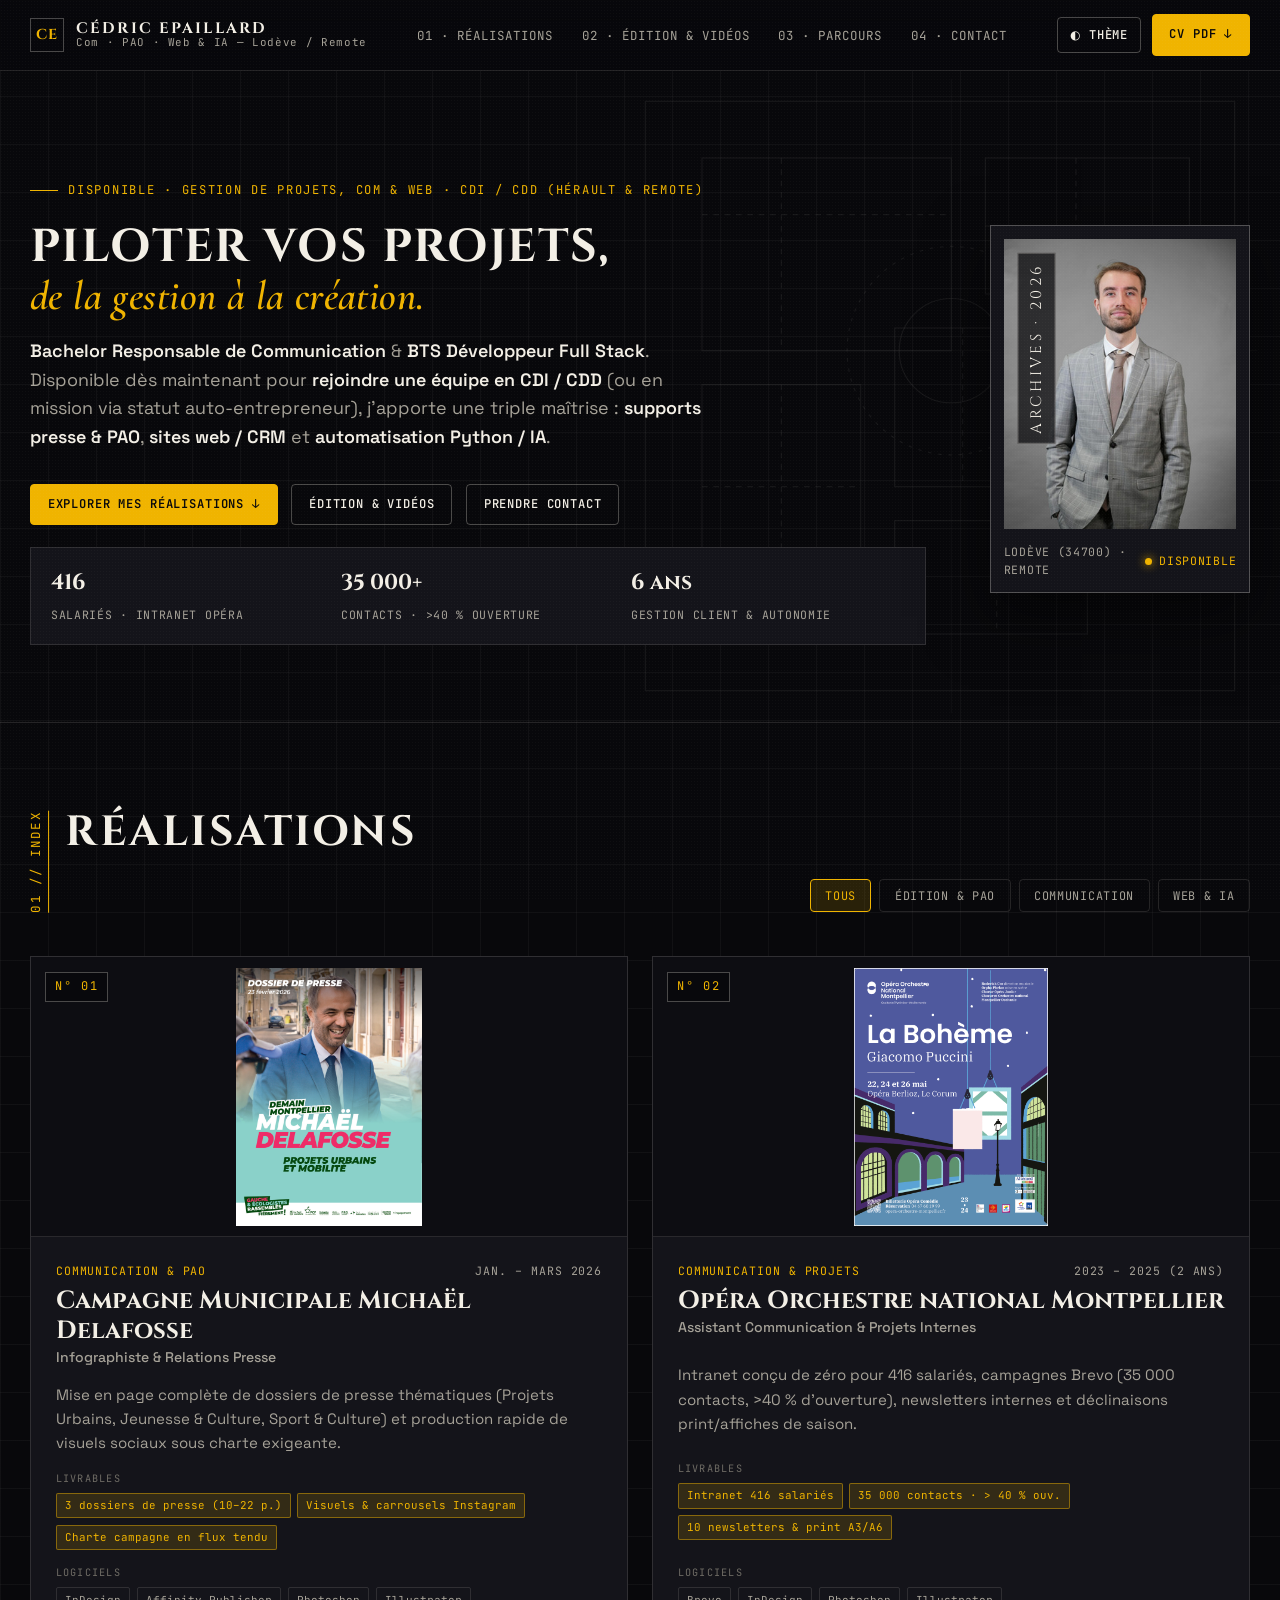
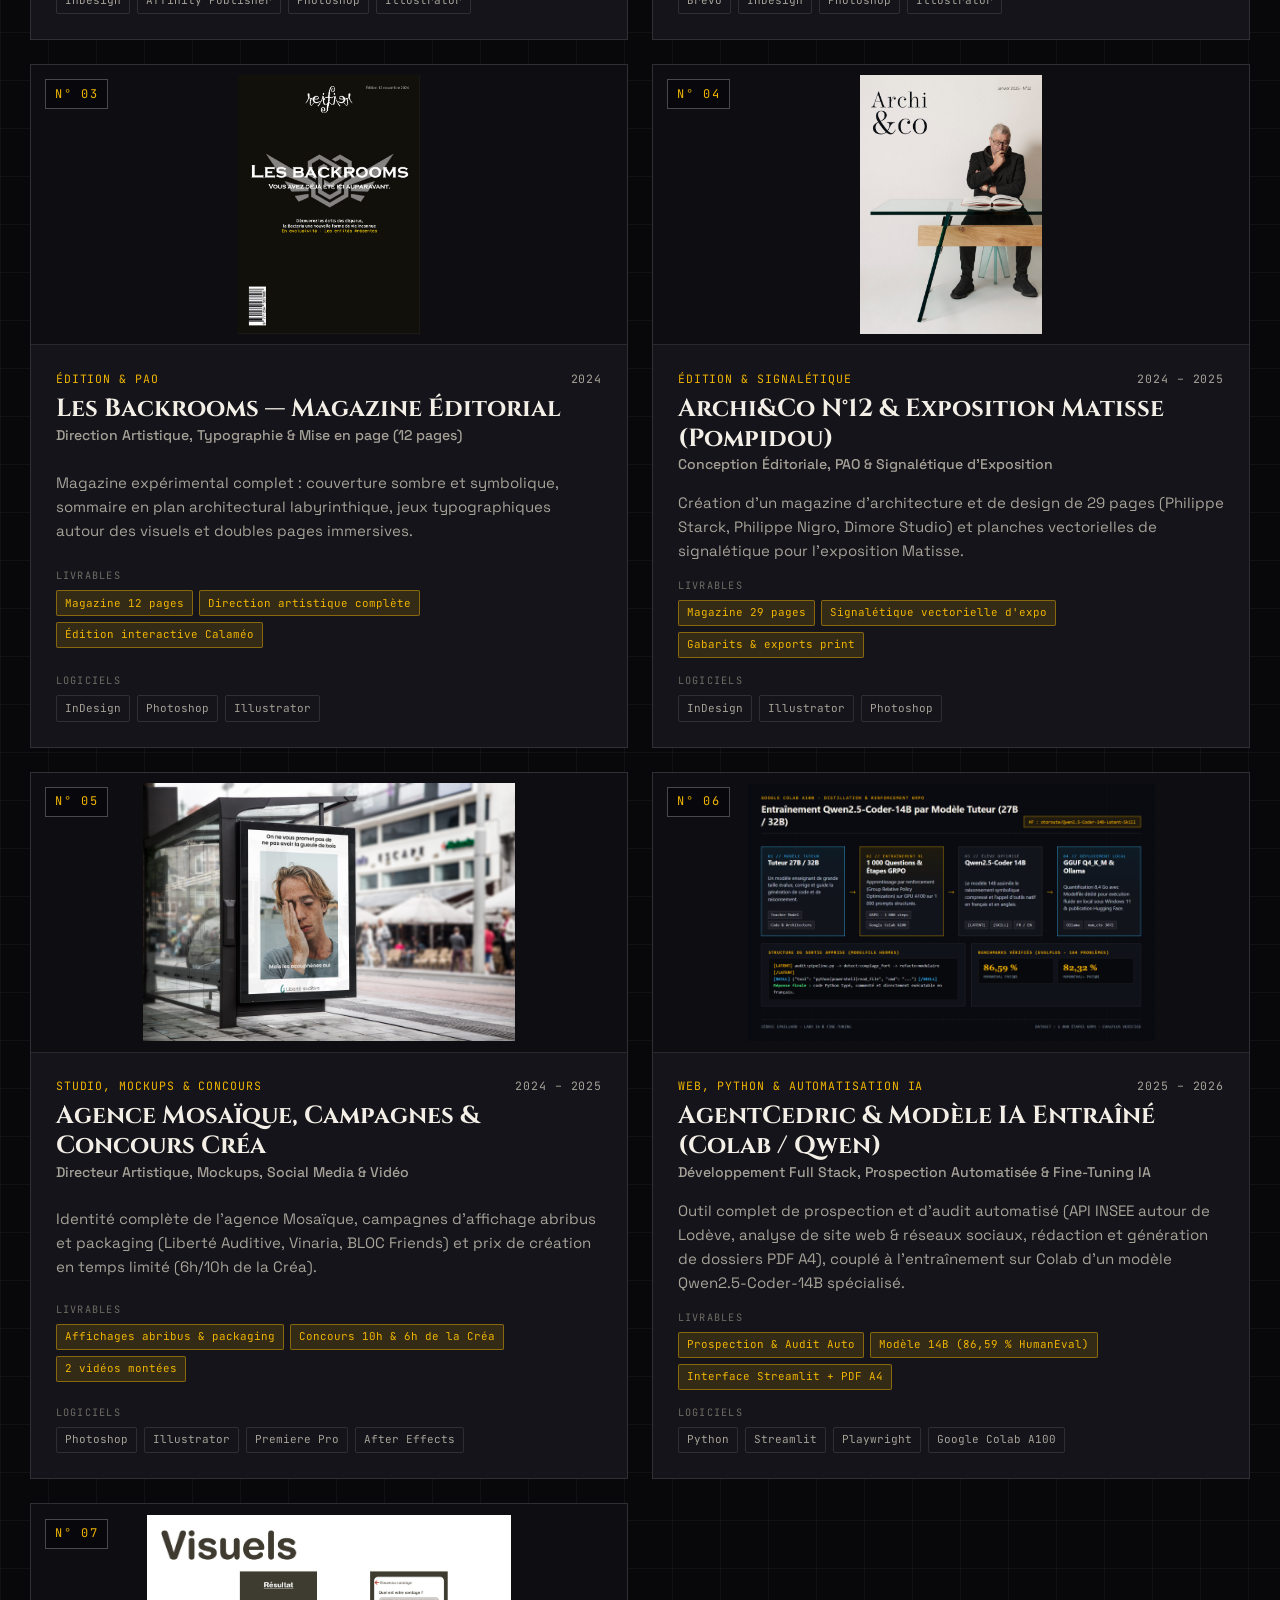
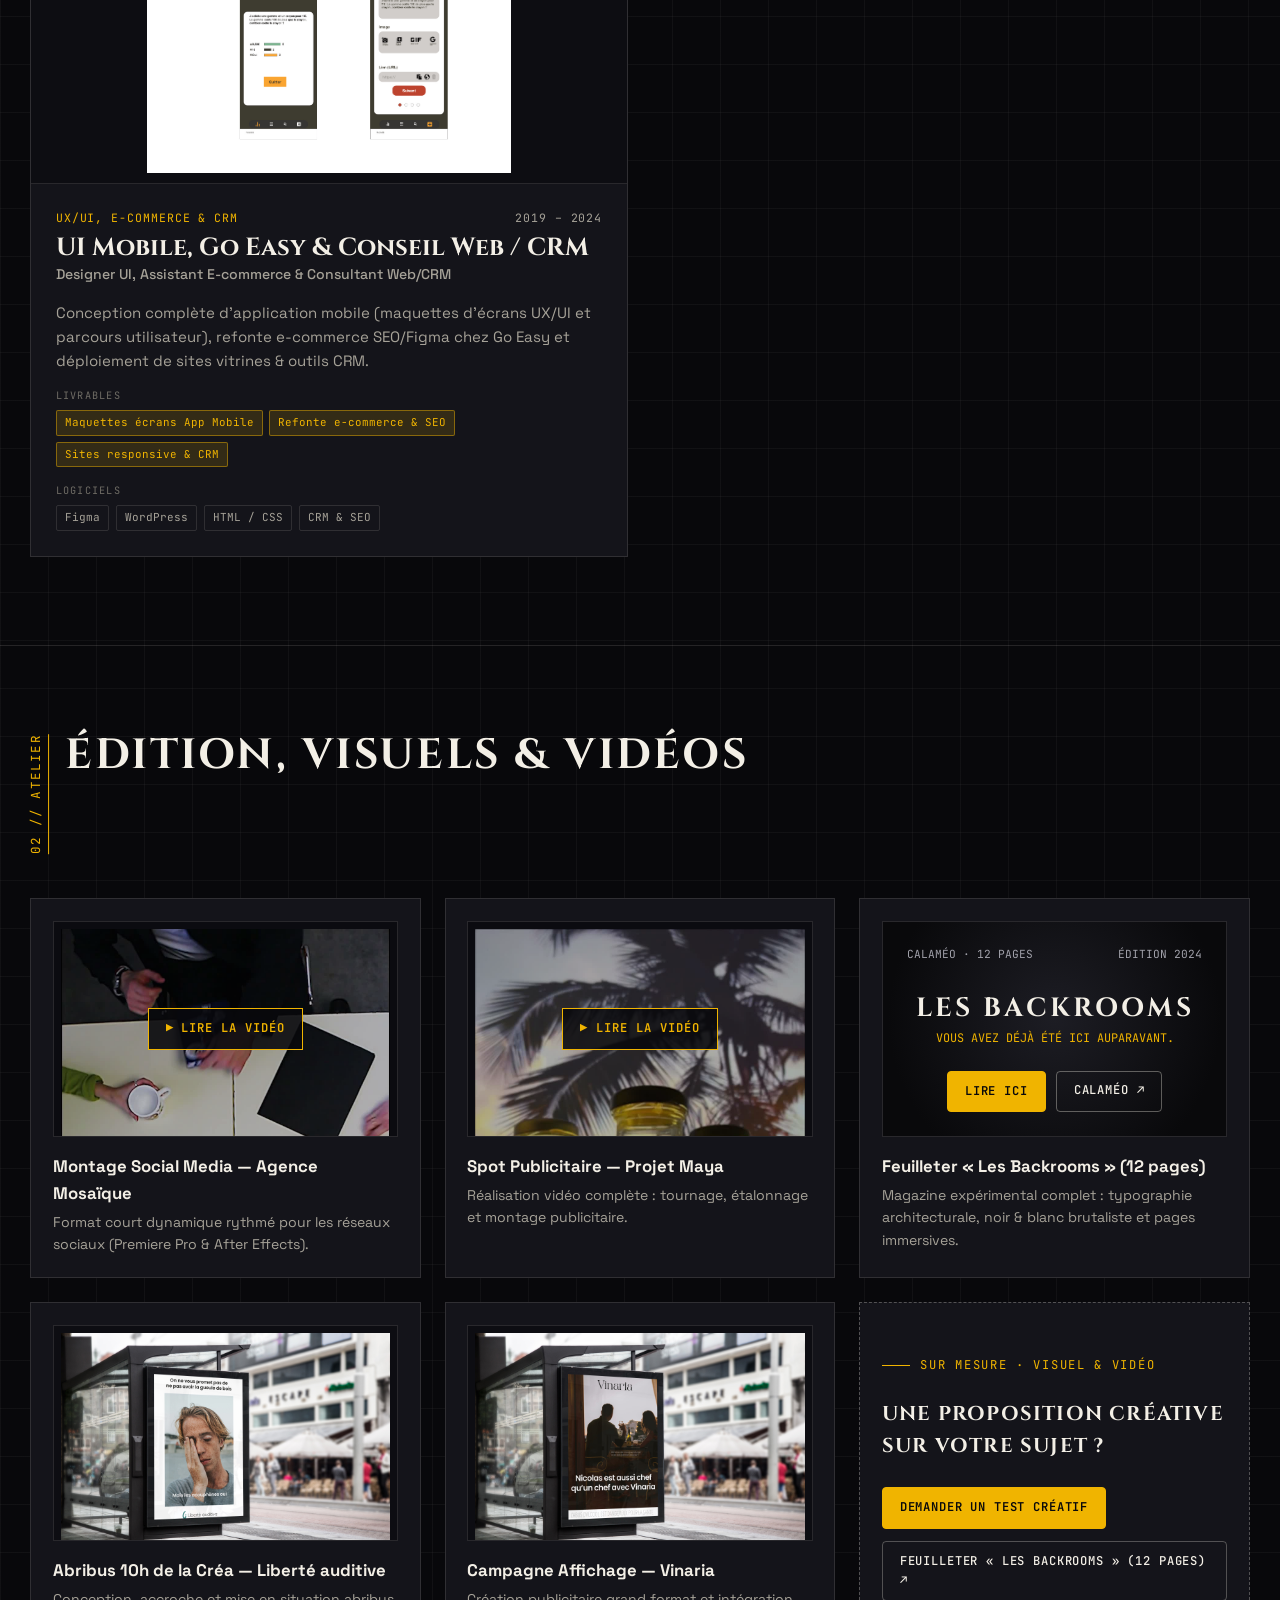
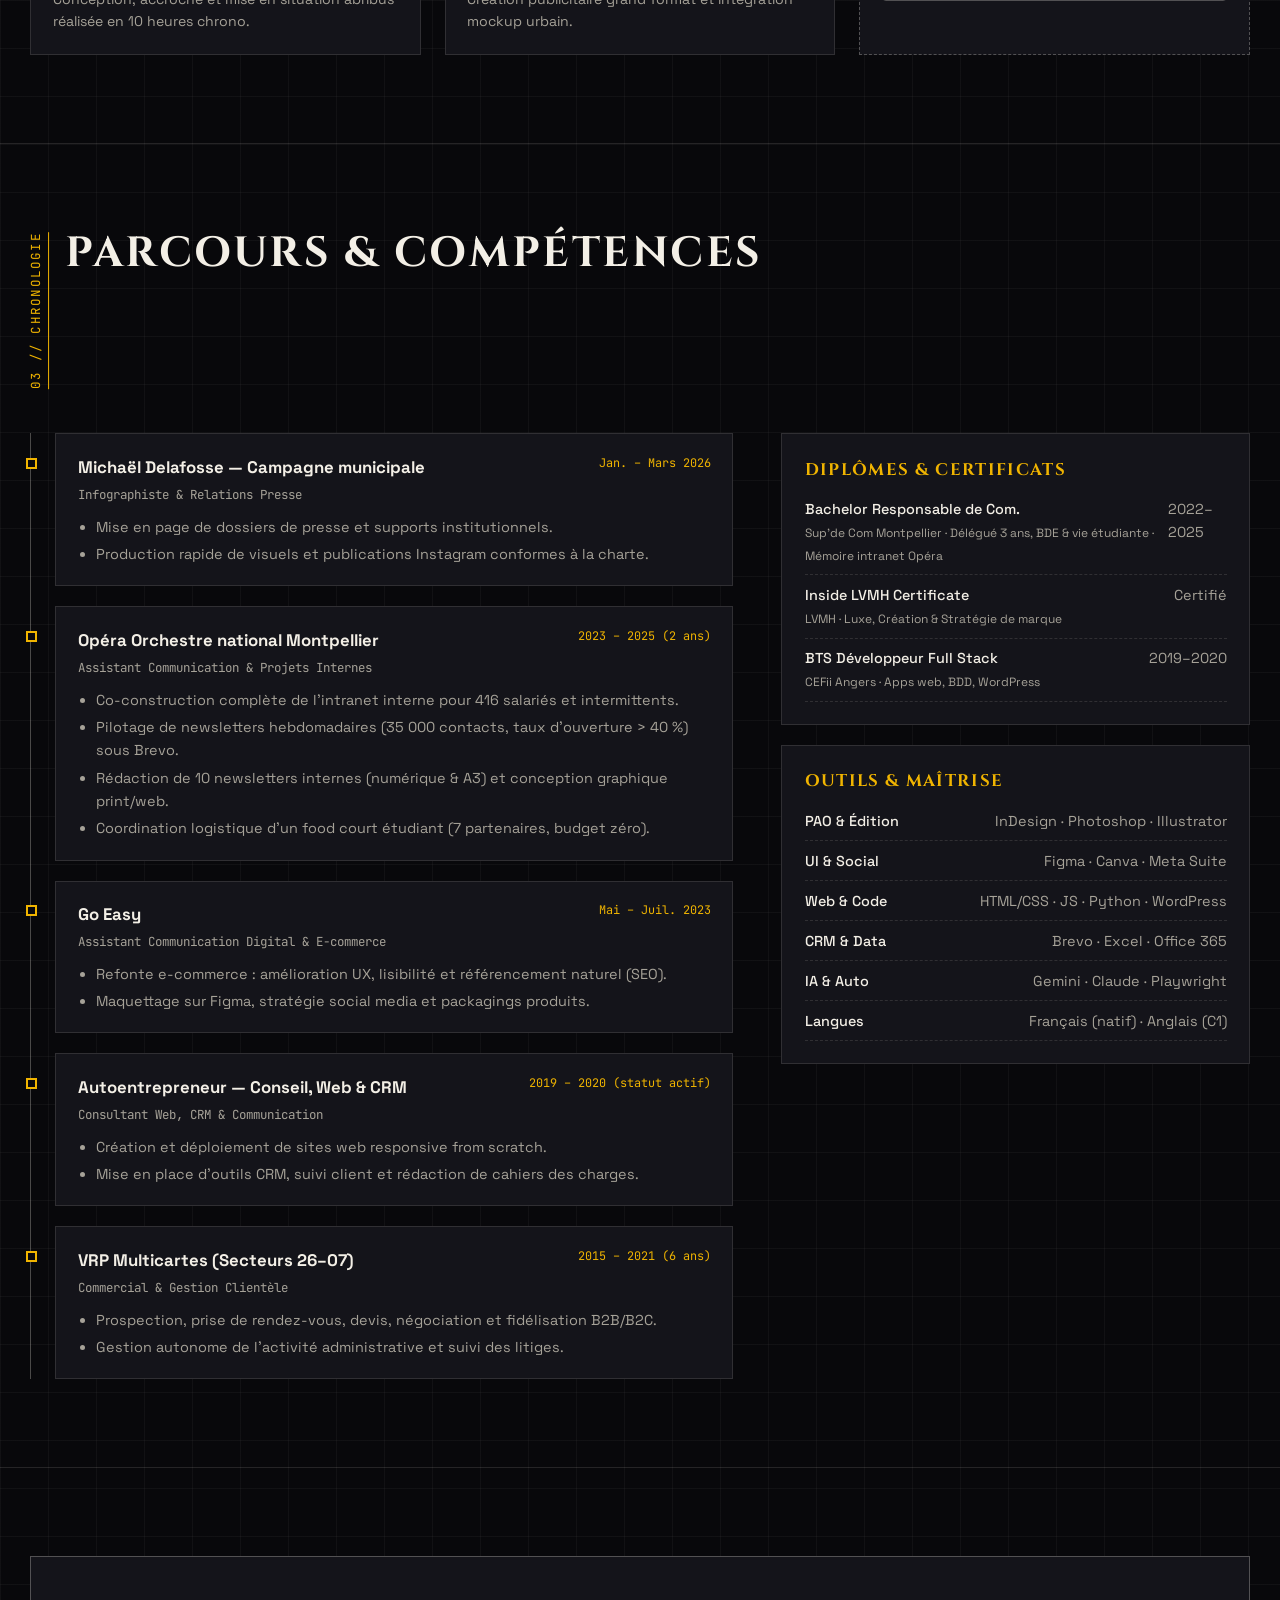
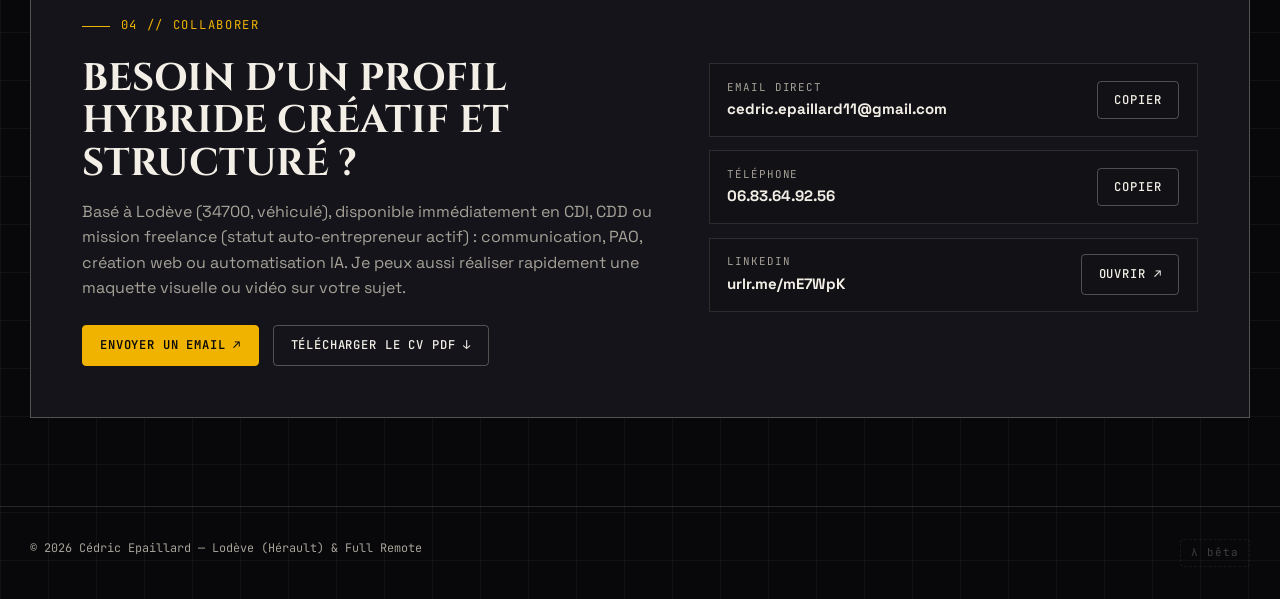
<file: index.html>
<!DOCTYPE html>
<html lang="fr">
<head>
  <meta charset="UTF-8" />
  <meta name="viewport" content="width=device-width, initial-scale=1.0" />
  <title>Cédric Epaillard — Direction Artistique, Communication & Développement Web</title>
  <meta name="description" content="Portfolio de Cédric Epaillard : communication institutionnelle, édition PAO, design web, CRM et automatisation IA. Basé à Lodève (34700) & Full Remote." />
  <link rel="preconnect" href="https://fonts.googleapis.com" />
  <link rel="preconnect" href="https://fonts.gstatic.com" crossorigin />
  <link href="https://fonts.googleapis.com/css2?family=Cinzel:wght@600;700&family=Cormorant+Garamond:ital,wght@0,600;1,600&family=JetBrains+Mono:wght@400;500;600&family=Space+Grotesk:wght@400;500;600;700&display=swap" rel="stylesheet" />
  <link rel="stylesheet" href="styles.css?v=20261120e" />
</head>
<body>
  <!-- NAVIGATION -->
  <header class="site-header">
    <div class="container nav-inner">
      <a href="#top" class="brand">
        <span class="brand-mark">CE</span>
        <span class="brand-text">
          <strong>Cédric Epaillard</strong>
          <span>Com · PAO · Web &amp; IA — Lodève / Remote</span>
        </span>
      </a>

      <ul class="nav-links">
        <li><a href="#projets">01 · Réalisations</a></li>
        <li><a href="#atelier">02 · Édition &amp; Vidéos</a></li>
        <li><a href="#parcours">03 · Parcours</a></li>
        <li><a href="#contact">04 · Contact</a></li>
      </ul>

      <div class="nav-actions">
        <button id="themeToggle" class="btn btn-icon" type="button" title="Basculer Studio Sombre / Mode Papier">
          ◐ Thème
        </button>
        <a href="assets/CV_Cedric_Epaillard.pdf" download class="btn btn-primary">
          CV PDF ↓
        </a>
      </div>
    </div>
  </header>

  <!-- HERO -->
  <main id="top">
    <section class="hero">
      <!-- Plan architectural inspiré du sommaire Les Backrooms -->
      <div class="hero-blueprint" aria-hidden="true">
        <svg id="blueprintSvg" viewBox="0 0 600 600" fill="none" stroke-width="1">
          <rect x="40" y="40" width="520" height="520" />
          <rect x="90" y="90" width="220" height="170" />
          <rect x="340" y="90" width="180" height="120" />
          <rect x="90" y="290" width="140" height="220" />
          <rect x="260" y="240" width="260" height="140" />
          <rect x="260" y="410" width="170" height="100" />
          <path d="M90 140 H310 M160 90 V260 M340 150 H520 M420 90 V210 M160 290 V510 M90 380 H230 M320 240 V380 M440 240 V380 M350 410 V510" stroke-dasharray="5 5" />
          <circle cx="310" cy="260" r="46" />
          <circle cx="310" cy="260" r="92" stroke-dasharray="3 6" />
          <line x1="20" y1="260" x2="580" y2="260" stroke-opacity="0.45" />
          <line x1="310" y1="20" x2="310" y2="580" stroke-opacity="0.45" />
        </svg>
      </div>

      <div class="container hero-grid">
        <div class="hero-copy reveal in-view">
          <div class="eyebrow">Disponible · Gestion de projets, Com &amp; Web · CDI / CDD (Hérault &amp; Remote)</div>
          <h1 class="hero-title">
            Piloter vos projets,
            <span class="line-accent">de la gestion à la création.</span>
          </h1>
          <p class="hero-lead">
            <strong>Bachelor Responsable de Communication</strong> &amp; <strong>BTS Développeur Full Stack</strong>.
            Disponible dès maintenant pour <strong>rejoindre une équipe en CDI / CDD</strong> (ou en mission via statut auto-entrepreneur), j’apporte une triple maîtrise : <strong>supports presse &amp; PAO</strong>, <strong>sites web / CRM</strong> et <strong>automatisation Python / IA</strong>.
          </p>

          <div class="hero-cta">
            <a href="#projets" class="btn btn-primary">Explorer mes réalisations ↓</a>
            <a href="#atelier" class="btn">Édition &amp; Vidéos</a>
            <a href="#contact" class="btn">Prendre contact</a>
          </div>
        </div>

        <div class="hero-meta-strip reveal in-view">
          <div class="meta-stat">
            <strong>416</strong>
            <span>Salariés · Intranet Opéra</span>
          </div>
          <div class="meta-stat">
            <strong>35 000+</strong>
            <span>Contacts · &gt;40 % ouverture</span>
          </div>
          <div class="meta-stat">
            <strong>6 ans</strong>
            <span>Gestion client &amp; autonomie</span>
          </div>
        </div>

        <aside class="hero-portrait-card reveal in-view">
          <div class="portrait-frame">
            <img src="assets/photo_cedric.jpg" alt="Portrait de Cédric Epaillard" />
            <span class="portrait-overlay-label">ARCHIVES · 2026</span>
          </div>
          <div class="portrait-caption">
            <span>Lodève (34700) · Remote</span>
            <span class="status-dot">Disponible</span>
          </div>
        </aside>
      </div>
    </section>

    <!-- 01. RÉALISATIONS -->
    <section id="projets" class="section">
      <div class="container">
        <div class="section-head reveal">
          <div class="section-title-wrap">
            <span class="section-index">01 // INDEX</span>
            <div>
              <h2 class="section-title">Réalisations</h2>
            </div>
          </div>

          <div class="filter-bar" role="tablist" aria-label="Filtrer les projets">
            <button class="filter-btn active" data-filter="all" type="button">Tous</button>
            <button class="filter-btn" data-filter="edition" type="button">Édition &amp; PAO</button>
            <button class="filter-btn" data-filter="communication" type="button">Communication</button>
            <button class="filter-btn" data-filter="web" type="button">Web &amp; IA</button>
          </div>
        </div>

        <div id="projectsGrid" class="projects-grid"></div>
      </div>
    </section>

    <!-- 02. ATELIER ÉDITION & VIDÉOS -->
    <section id="atelier" class="section">
      <div class="container">
        <div class="section-head reveal">
          <div class="section-title-wrap">
            <span class="section-index">02 // ATELIER</span>
            <div>
              <h2 class="section-title">Édition, Visuels &amp; Vidéos</h2>
            </div>
          </div>
        </div>

        <div id="studioGrid" class="studio-grid"></div>
      </div>
    </section>

    <!-- 03. PARCOURS CHRONOLOGIQUE -->
    <section id="parcours" class="section">
      <div class="container">
        <div class="section-head reveal">
          <div class="section-title-wrap">
            <span class="section-index">03 // CHRONOLOGIE</span>
            <div>
              <h2 class="section-title">Parcours &amp; Compétences</h2>
            </div>
          </div>
        </div>

        <div class="timeline-layout">
          <div class="timeline-list reveal">
            <article class="timeline-item">
              <div class="timeline-head">
                <h3>Michaël Delafosse — Campagne municipale</h3>
                <span class="timeline-date">Jan. – Mars 2026</span>
              </div>
              <div class="timeline-role">Infographiste &amp; Relations Presse</div>
              <ul>
                <li>Mise en page de dossiers de presse et supports institutionnels.</li>
                <li>Production rapide de visuels et publications Instagram conformes à la charte.</li>
              </ul>
            </article>

            <article class="timeline-item">
              <div class="timeline-head">
                <h3>Opéra Orchestre national Montpellier</h3>
                <span class="timeline-date">2023 – 2025 (2 ans)</span>
              </div>
              <div class="timeline-role">Assistant Communication &amp; Projets Internes</div>
              <ul>
                <li>Co-construction complète de l'intranet interne pour 416 salariés et intermittents.</li>
                <li>Pilotage de newsletters hebdomadaires (35 000 contacts, taux d'ouverture &gt; 40 %) sous Brevo.</li>
                <li>Rédaction de 10 newsletters internes (numérique &amp; A3) et conception graphique print/web.</li>
                <li>Coordination logistique d'un food court étudiant (7 partenaires, budget zéro).</li>
              </ul>
            </article>

            <article class="timeline-item">
              <div class="timeline-head">
                <h3>Go Easy</h3>
                <span class="timeline-date">Mai – Juil. 2023</span>
              </div>
              <div class="timeline-role">Assistant Communication Digital &amp; E-commerce</div>
              <ul>
                <li>Refonte e-commerce : amélioration UX, lisibilité et référencement naturel (SEO).</li>
                <li>Maquettage sur Figma, stratégie social media et packagings produits.</li>
              </ul>
            </article>

            <article class="timeline-item">
              <div class="timeline-head">
                <h3>Autoentrepreneur — Conseil, Web &amp; CRM</h3>
                <span class="timeline-date">2019 – 2020 (statut actif)</span>
              </div>
              <div class="timeline-role">Consultant Web, CRM &amp; Communication</div>
              <ul>
                <li>Création et déploiement de sites web responsive from scratch.</li>
                <li>Mise en place d'outils CRM, suivi client et rédaction de cahiers des charges.</li>
              </ul>
            </article>

            <article class="timeline-item">
              <div class="timeline-head">
                <h3>VRP Multicartes (Secteurs 26–07)</h3>
                <span class="timeline-date">2015 – 2021 (6 ans)</span>
              </div>
              <div class="timeline-role">Commercial &amp; Gestion Clientèle</div>
              <ul>
                <li>Prospection, prise de rendez-vous, devis, négociation et fidélisation B2B/B2C.</li>
                <li>Gestion autonome de l'activité administrative et suivi des litiges.</li>
              </ul>
            </article>
          </div>

          <aside class="reveal">
            <div class="stack-box">
              <h3>Diplômes &amp; Certificats</h3>
              <ul class="stack-list">
                <li>
                  <div>
                    <strong>Bachelor Responsable de Com.</strong><br />
                    <small>Sup'de Com Montpellier · Délégué 3 ans, BDE &amp; vie étudiante · Mémoire intranet Opéra</small>
                  </div>
                  <span>2022–2025</span>
                </li>
                <li>
                  <div>
                    <strong>Inside LVMH Certificate</strong><br />
                    <small>LVMH · Luxe, Création &amp; Stratégie de marque</small>
                  </div>
                  <span>Certifié</span>
                </li>
                <li>
                  <div>
                    <strong>BTS Développeur Full Stack</strong><br />
                    <small>CEFii Angers · Apps web, BDD, WordPress</small>
                  </div>
                  <span>2019–2020</span>
                </li>
              </ul>
            </div>

            <div class="stack-box">
              <h3>Outils &amp; Maîtrise</h3>
              <ul class="stack-list">
                <li><strong>PAO &amp; Édition</strong><span>InDesign · Photoshop · Illustrator</span></li>
                <li><strong>UI &amp; Social</strong><span>Figma · Canva · Meta Suite</span></li>
                <li><strong>Web &amp; Code</strong><span>HTML/CSS · JS · Python · WordPress</span></li>
                <li><strong>CRM &amp; Data</strong><span>Brevo · Excel · Office 365</span></li>
                <li><strong>IA &amp; Auto</strong><span>Gemini · Claude · Playwright</span></li>
                <li><strong>Langues</strong><span>Français (natif) · Anglais (C1)</span></li>
              </ul>
            </div>
          </aside>
        </div>
      </div>
    </section>

    <!-- 04. CONTACT -->
    <section id="contact" class="section">
      <div class="container">
        <div class="contact-panel reveal">
          <div>
            <div class="eyebrow">04 // Collaborer</div>
            <h2>Besoin d'un profil hybride créatif et structuré ?</h2>
            <p>
              Basé à Lodève (34700, véhiculé), disponible immédiatement en CDI, CDD ou mission freelance (statut auto-entrepreneur actif) : communication, PAO, création web ou automatisation IA. Je peux aussi réaliser rapidement une maquette visuelle ou vidéo sur votre sujet.
            </p>
            <div class="hero-cta" style="margin-bottom: 0;">
              <a href="mailto:cedric.epaillard11@gmail.com" class="btn btn-primary">Envoyer un email ↗</a>
              <a href="assets/CV_Cedric_Epaillard.pdf" download class="btn">Télécharger le CV PDF ↓</a>
            </div>
          </div>

          <div class="contact-cards">
            <div class="contact-row">
              <div>
                <small>Email direct</small>
                <strong>cedric.epaillard11@gmail.com</strong>
              </div>
              <button class="btn" type="button" data-copy="cedric.epaillard11@gmail.com">Copier</button>
            </div>
            <div class="contact-row">
              <div>
                <small>Téléphone</small>
                <strong>06.83.64.92.56</strong>
              </div>
              <button class="btn" type="button" data-copy="06.83.64.92.56">Copier</button>
            </div>
            <div class="contact-row">
              <div>
                <small>LinkedIn</small>
                <strong>urlr.me/mE7WpK</strong>
              </div>
              <a class="btn" href="https://urlr.me/mE7WpK" target="_blank" rel="noopener">Ouvrir ↗</a>
            </div>
          </div>
        </div>
      </div>
    </section>
  </main>

  <footer class="site-footer">
    <div class="container footer-inner">
      <span>© 2026 Cédric Epaillard — Lodève (Hérault) &amp; Full Remote</span>
      <a href="beta.html" class="beta-pill" title="Espace Labo Bêta — Prototypes &amp; expérimentations">λ bêta</a>
    </div>
  </footer>

  <!-- MODALE PROJET -->
  <dialog id="projectModal" class="project-modal">
    <div class="modal-header">
      <div>
        <div id="modalKicker" class="project-kicker"></div>
        <h3 id="modalTitle" class="project-title"></h3>
        <div id="modalRole" class="project-role"></div>
      </div>
      <button id="modalClose" class="btn" type="button">Fermer ✕</button>
    </div>
    <div id="modalBody" class="modal-body"></div>
  </dialog>

  <div id="toast" class="toast" role="status" aria-live="polite"></div>

  <script src="projects-data.js?v=20261120e"></script>
  <script src="app.js?v=20261120e"></script>
</body>
</html>
</file>
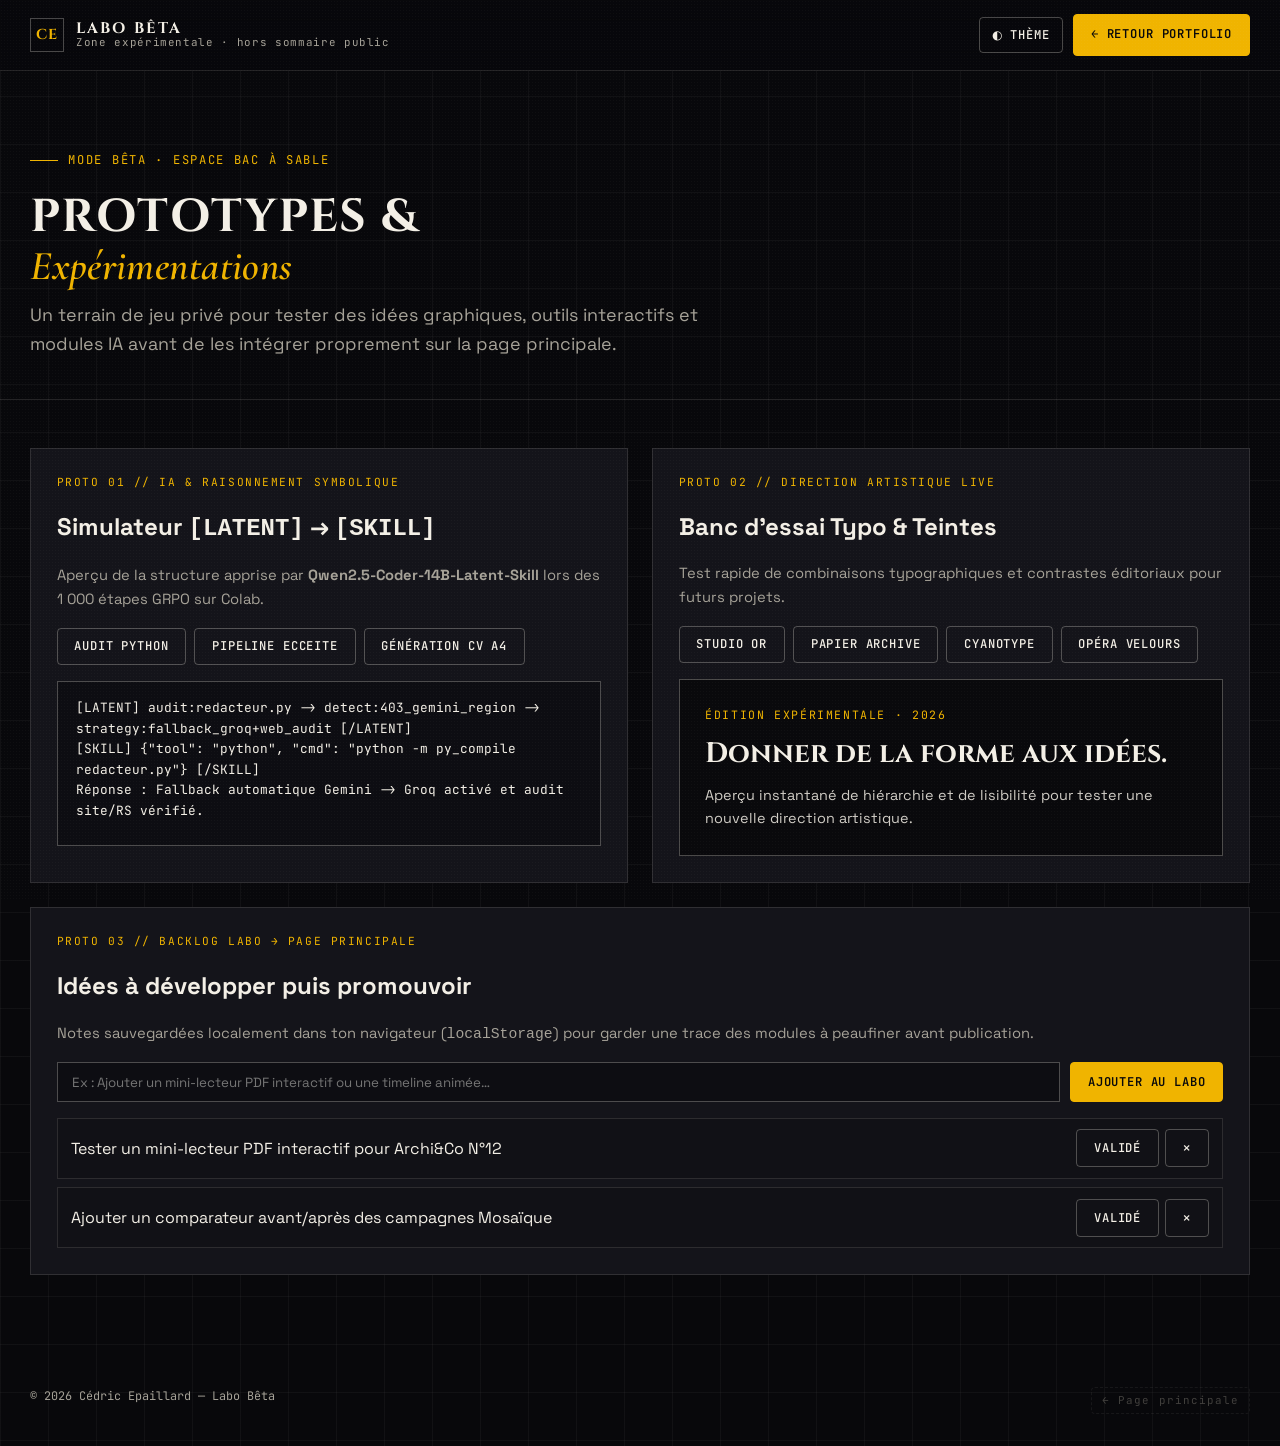
<file: beta.html>
<!DOCTYPE html>
<html lang="fr">
<head>
  <meta charset="UTF-8" />
  <meta name="viewport" content="width=device-width, initial-scale=1.0" />
  <title>Labo Bêta — Cédric Epaillard</title>
  <meta name="robots" content="noindex, nofollow" />
  <link rel="preconnect" href="https://fonts.googleapis.com" />
  <link rel="preconnect" href="https://fonts.gstatic.com" crossorigin />
  <link href="https://fonts.googleapis.com/css2?family=Cinzel:wght@600;700&family=Cormorant+Garamond:ital,wght@0,600;1,600&family=JetBrains+Mono:wght@400;500;600&family=Space+Grotesk:wght@400;500;600;700&display=swap" rel="stylesheet" />
  <link rel="stylesheet" href="styles.css?v=20261120e" />
  <style>
    .beta-banner {
      padding: 4.5rem 0 2.5rem;
      border-bottom: 1px solid var(--line);
    }
    .beta-grid {
      display: grid;
      grid-template-columns: repeat(12, 1fr);
      gap: 1.5rem;
      padding: 3rem 0 5rem;
    }
    .beta-card {
      grid-column: span 6;
      background: var(--bg-card);
      border: 1px solid var(--line);
      padding: 1.6rem;
      display: grid;
      gap: 1rem;
      align-content: start;
    }
    .beta-card.full {
      grid-column: span 12;
    }
    .beta-tag {
      font-family: var(--font-mono);
      font-size: 0.7rem;
      letter-spacing: 0.14em;
      text-transform: uppercase;
      color: var(--accent);
    }
    .terminal-out {
      font-family: var(--font-mono);
      font-size: 0.8rem;
      line-height: 1.6;
      padding: 1rem 1.15rem;
      background: var(--stage-bg);
      border: 1px solid var(--line-strong);
      white-space: pre-wrap;
      min-height: 165px;
    }
    .swatch-preview {
      border: 1px solid var(--line-strong);
      padding: 1.6rem;
      transition: all 0.25s ease;
    }
    .idea-row {
      display: flex;
      justify-content: space-between;
      align-items: center;
      gap: 0.75rem;
      padding: 0.65rem 0.85rem;
      border: 1px solid var(--line);
      background: var(--bg-elevated);
    }
    .idea-row.done span {
      text-decoration: line-through;
      opacity: 0.55;
    }
    @media (max-width: 900px) {
      .beta-card {
        grid-column: span 12;
      }
    }
  </style>
</head>
<body>
  <header class="site-header">
    <div class="container nav-inner">
      <a href="index.html" class="brand">
        <span class="brand-mark">CE</span>
        <span class="brand-text">
          <strong>Labo Bêta</strong>
          <span>Zone expérimentale · hors sommaire public</span>
        </span>
      </a>
      <div class="nav-actions">
        <button id="themeToggle" class="btn btn-icon" type="button">◐ Thème</button>
        <a href="index.html" class="btn btn-primary">← Retour Portfolio</a>
      </div>
    </div>
  </header>

  <main>
    <section class="beta-banner">
      <div class="container">
        <div class="eyebrow">Mode Bêta · Espace Bac à Sable</div>
        <h1 class="hero-title" style="margin-bottom:0.8rem;">
          Prototypes &amp; <span class="line-accent">Expérimentations</span>
        </h1>
        <p class="hero-lead" style="margin-bottom:0;">
          Un terrain de jeu privé pour tester des idées graphiques, outils interactifs et modules IA avant de les intégrer proprement sur la page principale.
        </p>
      </div>
    </section>

    <section class="container">
      <div class="beta-grid">
        <!-- Module 1 : Inspecteur [LATENT] / [SKILL] -->
        <article class="beta-card">
          <span class="beta-tag">Proto 01 // IA &amp; Raisonnement Symbolique</span>
          <h2>Simulateur <code>[LATENT]</code> → <code>[SKILL]</code></h2>
          <p style="font-size:0.92rem; color:var(--ink-muted);">
            Aperçu de la structure apprise par <strong>Qwen2.5-Coder-14B-Latent-Skill</strong> lors des 1 000 étapes GRPO sur Colab.
          </p>
          <div style="display:flex; gap:0.5rem; flex-wrap:wrap;">
            <button class="btn sim-btn" data-case="audit" type="button">Audit Python</button>
            <button class="btn sim-btn" data-case="sheets" type="button">Pipeline Ecceite</button>
            <button class="btn sim-btn" data-case="pdf" type="button">Génération CV A4</button>
          </div>
          <div id="simOut" class="terminal-out"></div>
        </article>

        <!-- Module 2 : Banc d'essai PAO / Couleurs -->
        <article class="beta-card">
          <span class="beta-tag">Proto 02 // Direction Artistique Live</span>
          <h2>Banc d’essai Typo &amp; Teintes</h2>
          <p style="font-size:0.92rem; color:var(--ink-muted);">
            Test rapide de combinaisons typographiques et contrastes éditoriaux pour futurs projets.
          </p>
          <div style="display:flex; gap:0.5rem; flex-wrap:wrap;">
            <button class="btn palette-btn" data-bg="#09090c" data-fg="#f3efe6" data-ac="#f0b400" data-font="Cinzel, serif" type="button">Studio Or</button>
            <button class="btn palette-btn" data-bg="#f4efe6" data-fg="#111115" data-ac="#b87400" data-font="Cormorant Garamond, serif" type="button">Papier Archive</button>
            <button class="btn palette-btn" data-bg="#081426" data-fg="#e0f2fe" data-ac="#38bdf8" data-font="JetBrains Mono, monospace" type="button">Cyanotype</button>
            <button class="btn palette-btn" data-bg="#190e12" data-fg="#fbeee8" data-ac="#fb7185" data-font="Space Grotesk, sans-serif" type="button">Opéra Velours</button>
          </div>
          <div id="swatchBox" class="swatch-preview" style="background:#09090c; color:#f3efe6;">
            <div id="swatchKicker" style="font-family:var(--font-mono); font-size:0.72rem; letter-spacing:0.14em; color:#f0b400; text-transform:uppercase;">ÉDITION EXPÉRIMENTALE · 2026</div>
            <div id="swatchTitle" style="font-family:Cinzel, serif; font-size:1.75rem; font-weight:700; margin:0.45rem 0;">Donner de la forme aux idées.</div>
            <p style="font-size:0.9rem; opacity:0.85;">Aperçu instantané de hiérarchie et de lisibilité pour tester une nouvelle direction artistique.</p>
          </div>
        </article>

        <!-- Module 3 : Carnet Bêta -> Prod -->
        <article class="beta-card full">
          <span class="beta-tag">Proto 03 // Backlog Labo → Page Principale</span>
          <h2>Idées à développer puis promouvoir</h2>
          <p style="font-size:0.92rem; color:var(--ink-muted);">
            Notes sauvegardées localement dans ton navigateur (<code>localStorage</code>) pour garder une trace des modules à peaufiner avant publication.
          </p>
          <form id="ideaForm" style="display:flex; gap:0.65rem; flex-wrap:wrap;">
            <input id="ideaInput" type="text" placeholder="Ex : Ajouter un mini-lecteur PDF interactif ou une timeline animée…" style="flex:1; min-width:240px; padding:0.65rem 0.9rem; background:var(--stage-bg); color:var(--ink); border:1px solid var(--line-strong); font-family:inherit;" />
            <button class="btn btn-primary" type="submit">Ajouter au labo</button>
          </form>
          <div id="ideaList" style="display:grid; gap:0.55rem;"></div>
        </article>
      </div>
    </section>
  </main>

  <footer class="site-footer">
    <div class="container footer-inner">
      <span>© 2026 Cédric Epaillard — Labo Bêta</span>
      <a href="index.html" class="beta-pill">← Page principale</a>
    </div>
  </footer>

  <script>
    (function () {
      const themeBtn = document.getElementById("themeToggle");
      if (localStorage.getItem("ce_theme") === "paper") {
        document.body.classList.add("theme-paper");
      }
      themeBtn.addEventListener("click", () => {
        const isPaper = document.body.classList.toggle("theme-paper");
        localStorage.setItem("ce_theme", isPaper ? "paper" : "studio");
      });

      const cases = {
        audit:
`[LATENT] audit:redacteur.py -> detect:403_gemini_region -> strategy:fallback_groq+web_audit [/LATENT]
[SKILL] {"tool": "python", "cmd": "python -m py_compile redacteur.py"} [/SKILL]
Réponse : Fallback automatique Gemini -> Groq activé et audit site/RS vérifié.`,
        sheets:
`[LATENT] source:gsheet_B5 -> ground:custom_search(5) -> synth:article_seo [/LATENT]
[SKILL] {"tool": "python", "cmd": "worksheet.update_acell('C5', clean_ai_output(article))"} [/SKILL]
Réponse : Contenu SEO enrichi par recherche Google live écrit en colonne C.`,
        pdf:
`[LATENT] profil:ordre_antichrono -> layout:A4_1123px -> check:overflow==0 [/LATENT]
[SKILL] {"tool": "python", "cmd": "page.pdf(path='CV.pdf', format='A4', print_background=True)"} [/SKILL]
Réponse : CV A4 généré sur exactement 1 page avec lien portfolio cliquable.`
      };
      const simOut = document.getElementById("simOut");
      const runCase = (k) => { simOut.textContent = cases[k] || ""; };
      document.querySelectorAll(".sim-btn").forEach((b) => b.addEventListener("click", () => runCase(b.dataset.case)));
      runCase("audit");

      const swatchBox = document.getElementById("swatchBox");
      const swatchKicker = document.getElementById("swatchKicker");
      const swatchTitle = document.getElementById("swatchTitle");
      document.querySelectorAll(".palette-btn").forEach((b) => {
        b.addEventListener("click", () => {
          swatchBox.style.background = b.dataset.bg;
          swatchBox.style.color = b.dataset.fg;
          swatchKicker.style.color = b.dataset.ac;
          swatchTitle.style.fontFamily = b.dataset.font;
        });
      });

      const STORAGE_KEY = "ce_beta_ideas_v1";
      const defaults = [
        { text: "Tester un mini-lecteur PDF interactif pour Archi&Co N°12", done: false },
        { text: "Ajouter un comparateur avant/après des campagnes Mosaïque", done: false }
      ];
      let ideas = defaults;
      try {
        const saved = JSON.parse(localStorage.getItem(STORAGE_KEY) || "null");
        if (Array.isArray(saved) && saved.length) ideas = saved;
      } catch {}

      const listEl = document.getElementById("ideaList");
      const saveIdeas = () => localStorage.setItem(STORAGE_KEY, JSON.stringify(ideas));
      const renderIdeas = () => {
        listEl.innerHTML = "";
        ideas.forEach((item, idx) => {
          const row = document.createElement("div");
          row.className = "idea-row" + (item.done ? " done" : "");
          const span = document.createElement("span");
          span.textContent = item.text;
          const actions = document.createElement("div");
          actions.style.cssText = "display:flex; gap:0.4rem;";
          const toggle = document.createElement("button");
          toggle.className = "btn";
          toggle.type = "button";
          toggle.textContent = item.done ? "Rétablir" : "Validé";
          toggle.addEventListener("click", () => { ideas[idx].done = !ideas[idx].done; saveIdeas(); renderIdeas(); });
          const del = document.createElement("button");
          del.className = "btn";
          del.type = "button";
          del.textContent = "✕";
          del.addEventListener("click", () => { ideas.splice(idx, 1); saveIdeas(); renderIdeas(); });
          actions.append(toggle, del);
          row.append(span, actions);
          listEl.append(row);
        });
      };
      renderIdeas();

      document.getElementById("ideaForm").addEventListener("submit", (e) => {
        e.preventDefault();
        const input = document.getElementById("ideaInput");
        const val = input.value.trim();
        if (!val) return;
        ideas.unshift({ text: val, done: false });
        input.value = "";
        saveIdeas();
        renderIdeas();
      });
    })();
  </script>
</body>
</html>
</file>
<file: styles.css>
/* ============================================================================
   PORTFOLIO CÉDRIC EPAILLARD — STUDIO ÉDITORIAL & ARCHITECTURAL
   Inspiré de la DA sombre/typographique de « Les Backrooms »
   ============================================================================ */

:root {
  --bg: #08080b;
  --bg-elevated: #111116;
  --bg-card: #14141a;
  --stage-bg: #0d0d12;
  --ink: #f3efe6;
  --ink-muted: #a6a298;
  --ink-soft: #6f6c65;
  --accent: #f0b400;
  --accent-dim: rgba(240, 180, 0, 0.14);
  --line: rgba(243, 239, 230, 0.12);
  --line-strong: rgba(243, 239, 230, 0.28);
  --grid-line: rgba(243, 239, 230, 0.04);
  --shadow: 0 24px 60px rgba(0, 0, 0, 0.55);

  --font-display: 'Cinzel', 'Cormorant Garamond', Georgia, serif;
  --font-serif-editorial: 'Cormorant Garamond', Georgia, serif;
  --font-sans: 'Space Grotesk', 'Segoe UI', system-ui, -apple-system, sans-serif;
  --font-mono: 'JetBrains Mono', ui-monospace, SFMono-Regular, Menlo, monospace;

  --radius: 4px;
  --max-w: 1220px;
}

body.theme-paper {
  --bg: #f3efe6;
  --bg-elevated: #ebe5d8;
  --bg-card: #faf7f0;
  --stage-bg: #e8e1d3;
  --ink: #111115;
  --ink-muted: #4b4842;
  --ink-soft: #7b776f;
  --accent: #b87400;
  --accent-dim: rgba(184, 116, 0, 0.12);
  --line: rgba(17, 17, 21, 0.13);
  --line-strong: rgba(17, 17, 21, 0.3);
  --grid-line: rgba(17, 17, 21, 0.045);
  --shadow: 0 20px 50px rgba(17, 17, 21, 0.12);
}

*,
*::before,
*::after {
  box-sizing: border-box;
  margin: 0;
  padding: 0;
}

html {
  scroll-behavior: smooth;
  font-size: 16px;
}

body {
  background-color: var(--bg);
  color: var(--ink);
  font-family: var(--font-sans);
  line-height: 1.6;
  overflow-x: hidden;
  transition: background-color 0.35s ease, color 0.35s ease;
  background-image:
    linear-gradient(to right, var(--grid-line) 1px, transparent 1px),
    linear-gradient(to bottom, var(--grid-line) 1px, transparent 1px);
  background-size: 48px 48px;
}

/* Grain subtil pour le rendu éditorial */
body::after {
  content: "";
  position: fixed;
  inset: 0;
  pointer-events: none;
  z-index: 900;
  opacity: 0.032;
  background-image: radial-gradient(var(--ink) 0.6px, transparent 0.6px);
  background-size: 3px 3px;
}

a {
  color: inherit;
  text-decoration: none;
}

button {
  font-family: inherit;
  cursor: pointer;
}

.container {
  width: min(100% - 2.5rem, var(--max-w));
  margin-inline: auto;
}

/* ============================================================================
   NAVIGATION
   ============================================================================ */
.site-header {
  position: sticky;
  top: 0;
  z-index: 500;
  backdrop-filter: blur(14px);
  background: color-mix(in srgb, var(--bg) 82%, transparent);
  border-bottom: 1px solid var(--line);
}

.nav-inner {
  display: flex;
  align-items: center;
  justify-content: space-between;
  gap: 1.5rem;
  height: 70px;
}

.brand {
  display: flex;
  align-items: center;
  gap: 0.75rem;
}

.brand-mark {
  width: 34px;
  height: 34px;
  border: 1px solid var(--line-strong);
  display: grid;
  place-items: center;
  font-family: var(--font-display);
  font-weight: 700;
  font-size: 0.9rem;
  letter-spacing: 0.08em;
  color: var(--accent);
}

.brand-text {
  display: flex;
  flex-direction: column;
  line-height: 1.1;
}

.brand-text strong {
  font-family: var(--font-display);
  font-size: 0.95rem;
  letter-spacing: 0.14em;
  text-transform: uppercase;
}

.brand-text span {
  font-family: var(--font-mono);
  font-size: 0.68rem;
  color: var(--ink-muted);
  letter-spacing: 0.06em;
}

.nav-links {
  display: flex;
  align-items: center;
  gap: 1.8rem;
  list-style: none;
}

.nav-links a {
  font-family: var(--font-mono);
  font-size: 0.78rem;
  letter-spacing: 0.08em;
  text-transform: uppercase;
  color: var(--ink-muted);
  transition: color 0.2s ease;
  position: relative;
}

.nav-links a:hover {
  color: var(--accent);
}

.nav-actions {
  display: flex;
  align-items: center;
  gap: 0.65rem;
}

.btn {
  display: inline-flex;
  align-items: center;
  justify-content: center;
  gap: 0.5rem;
  padding: 0.62rem 1.05rem;
  font-family: var(--font-mono);
  font-size: 0.76rem;
  font-weight: 500;
  letter-spacing: 0.07em;
  text-transform: uppercase;
  border-radius: var(--radius);
  border: 1px solid var(--line-strong);
  background: transparent;
  color: var(--ink);
  transition: all 0.22s ease;
}

.btn:hover {
  border-color: var(--accent);
  color: var(--accent);
  transform: translateY(-1px);
}

.btn-primary {
  background: var(--accent);
  border-color: var(--accent);
  color: #09090b;
  font-weight: 600;
}

.btn-primary:hover {
  background: #ffd042;
  border-color: #ffd042;
  color: #09090b;
}

.btn-icon {
  padding: 0.55rem 0.75rem;
}

/* ============================================================================
   HERO ÉDITORIAL + PLAN ARCHITECTURAL
   ============================================================================ */
.hero {
  position: relative;
  padding: clamp(3.5rem, 8vw, 6.5rem) 0 clamp(3rem, 6vw, 5rem);
  border-bottom: 1px solid var(--line);
  overflow: hidden;
}

.hero-blueprint {
  position: absolute;
  inset: 0;
  pointer-events: none;
  opacity: 0.24;
  display: flex;
  justify-content: flex-end;
  align-items: center;
}

.hero-blueprint svg {
  width: min(680px, 78vw);
  height: auto;
  stroke: var(--line-strong);
  transition: transform 0.25s ease-out;
}

.hero-grid {
  position: relative;
  z-index: 2;
  display: grid;
  grid-template-columns: minmax(0, 1fr) 260px;
  grid-template-areas:
    "copy portrait"
    "stats portrait";
  gap: 1.4rem clamp(2rem, 5vw, 4rem);
  align-items: center;
}

.hero-copy {
  grid-area: copy;
}

.eyebrow {
  display: inline-flex;
  align-items: center;
  gap: 0.65rem;
  font-family: var(--font-mono);
  font-size: 0.76rem;
  letter-spacing: 0.14em;
  text-transform: uppercase;
  color: var(--accent);
  margin-bottom: 1.4rem;
}

.eyebrow::before {
  content: "";
  width: 28px;
  height: 1px;
  background: var(--accent);
}

.hero-title {
  font-family: var(--font-display);
  font-size: clamp(1.75rem, 3.6vw, 3.1rem);
  font-weight: 700;
  line-height: 1.06;
  letter-spacing: 0.03em;
  text-transform: uppercase;
  margin-bottom: 1.15rem;
}

.hero-title .line-accent {
  display: block;
  color: var(--accent);
  font-family: var(--font-serif-editorial);
  font-style: italic;
  font-weight: 600;
  text-transform: none;
  letter-spacing: 0.01em;
  font-size: clamp(1.55rem, 3.2vw, 2.75rem);
  margin-top: 0.22rem;
}

.hero-lead {
  font-size: clamp(1.02rem, 1.4vw, 1.18rem);
  color: var(--ink-muted);
  max-width: 62ch;
  margin-bottom: 2rem;
}

.hero-lead strong {
  color: var(--ink);
  font-weight: 600;
}

.hero-cta {
  display: flex;
  flex-wrap: wrap;
  gap: 0.85rem;
  margin-bottom: 0;
}

.hero-meta-strip {
  grid-area: stats;
  display: grid;
  grid-template-columns: repeat(3, minmax(0, 1fr));
  gap: 1rem;
  padding: 1.1rem 1.25rem;
  border: 1px solid var(--line);
  background: var(--bg-card);
}

.meta-stat strong {
  display: block;
  font-family: var(--font-display);
  font-size: 1.35rem;
  color: var(--ink);
}

.meta-stat span {
  font-family: var(--font-mono);
  font-size: 0.72rem;
  color: var(--ink-muted);
  text-transform: uppercase;
  letter-spacing: 0.06em;
}

/* Portrait éditorial compact et net */
.hero-portrait-card {
  grid-area: portrait;
  position: relative;
  width: 260px;
  max-width: 100%;
  justify-self: end;
  border: 1px solid var(--line-strong);
  background: var(--bg-card);
  padding: 0.8rem;
  box-shadow: var(--shadow);
}

.portrait-frame {
  position: relative;
  aspect-ratio: 4 / 5;
  overflow: hidden;
  background: #0d0d11;
}

.portrait-frame img {
  width: 100%;
  height: 100%;
  object-fit: cover;
  object-position: center top;
  transition: transform 0.45s ease;
}

.hero-portrait-card:hover .portrait-frame img {
  transform: scale(1.02);
}

.portrait-overlay-label {
  position: absolute;
  top: 0.9rem;
  left: 0.9rem;
  writing-mode: vertical-rl;
  transform: rotate(180deg);
  font-family: var(--font-display);
  font-size: 0.95rem;
  letter-spacing: 0.22em;
  color: var(--ink);
  background: rgba(8, 8, 11, 0.72);
  padding: 0.55rem 0.35rem;
  border: 1px solid var(--line-strong);
}

.portrait-caption {
  display: flex;
  justify-content: space-between;
  align-items: center;
  padding-top: 0.85rem;
  font-family: var(--font-mono);
  font-size: 0.72rem;
  color: var(--ink-muted);
  text-transform: uppercase;
  letter-spacing: 0.06em;
}

.status-dot {
  display: inline-flex;
  align-items: center;
  gap: 0.45rem;
  color: var(--accent);
}

.status-dot::before {
  content: "";
  width: 7px;
  height: 7px;
  border-radius: 50%;
  background: var(--accent);
  box-shadow: 0 0 10px var(--accent);
}

/* ============================================================================
   SECTIONS & TITRES CROISÉS (STYLE SOMMAIRE BACKROOMS)
   ============================================================================ */
.section {
  padding: clamp(3.5rem, 7vw, 5.5rem) 0;
  border-bottom: 1px solid var(--line);
}

.section-head {
  display: flex;
  flex-wrap: wrap;
  justify-content: space-between;
  align-items: flex-end;
  gap: 1.5rem;
  margin-bottom: 2.75rem;
}

.section-title-wrap {
  display: flex;
  align-items: flex-start;
  gap: 1rem;
}

.section-index {
  writing-mode: vertical-rl;
  transform: rotate(180deg);
  font-family: var(--font-mono);
  font-size: 0.78rem;
  letter-spacing: 0.18em;
  color: var(--accent);
  border-left: 1px solid var(--accent);
  padding-left: 0.35rem;
  line-height: 1;
}

.section-title {
  font-family: var(--font-display);
  font-size: clamp(1.75rem, 3.3vw, 2.7rem);
  font-weight: 700;
  letter-spacing: 0.06em;
  text-transform: uppercase;
  line-height: 1.05;
}

.section-sub {
  font-size: 0.96rem;
  color: var(--ink-muted);
  margin-top: 0.4rem;
  max-width: 52ch;
}

/* Filtres */
.filter-bar {
  display: flex;
  flex-wrap: wrap;
  gap: 0.5rem;
}

.filter-btn {
  padding: 0.48rem 0.9rem;
  font-family: var(--font-mono);
  font-size: 0.74rem;
  letter-spacing: 0.06em;
  text-transform: uppercase;
  background: transparent;
  color: var(--ink-muted);
  border: 1px solid var(--line);
  border-radius: var(--radius);
  transition: all 0.2s ease;
}

.filter-btn:hover,
.filter-btn.active {
  border-color: var(--accent);
  color: var(--accent);
  background: var(--accent-dim);
}

/* ============================================================================
   GRILLE PROJETS
   ============================================================================ */
.projects-grid {
  display: grid;
  grid-template-columns: repeat(12, 1fr);
  gap: 1.5rem;
}

.project-card {
  grid-column: span 6;
  background: var(--bg-card);
  border: 1px solid var(--line);
  display: flex;
  flex-direction: column;
  transition: transform 0.28s ease, border-color 0.28s ease, box-shadow 0.28s ease;
  cursor: pointer;
  overflow: hidden;
}

.project-card.featured {
  grid-column: span 12;
  display: grid;
  grid-template-columns: 1.15fr 1fr;
}

.project-card:hover {
  transform: translateY(-4px);
  border-color: var(--accent);
  box-shadow: var(--shadow);
}

.project-visual {
  position: relative;
  height: 280px;
  background: var(--stage-bg);
  border-bottom: 1px solid var(--line);
  overflow: hidden;
  display: flex;
  align-items: center;
  justify-content: center;
  padding: 0.65rem;
}

.project-card.featured .project-visual {
  border-bottom: none;
  border-right: 1px solid var(--line);
  height: auto;
  min-height: 360px;
}

.project-visual img.cover-img {
  max-width: 100%;
  max-height: 100%;
  width: auto;
  height: auto;
  object-fit: contain;
  object-position: center;
  background: transparent;
  transition: transform 0.4s ease;
}

.project-visual img.cover-img.contain-fit {
  max-width: 100%;
  max-height: 100%;
  width: auto;
  height: auto;
  object-fit: contain;
  background: transparent;
}

.project-card:hover .project-visual img.cover-img {
  transform: scale(1.03);
}

.project-num-badge {
  position: absolute;
  top: 0.9rem;
  left: 0.9rem;
  font-family: var(--font-mono);
  font-size: 0.75rem;
  letter-spacing: 0.14em;
  padding: 0.28rem 0.55rem;
  background: rgba(8, 8, 11, 0.84);
  color: var(--accent);
  border: 1px solid var(--line-strong);
  z-index: 2;
}

.project-visual svg {
  width: 100%;
  height: 100%;
  display: block;
}

.project-body {
  padding: 1.55rem;
  display: flex;
  flex-direction: column;
  justify-content: space-between;
  flex: 1;
  gap: 0.95rem;
}

.project-kicker {
  display: flex;
  justify-content: space-between;
  align-items: center;
  gap: 0.75rem;
  font-family: var(--font-mono);
  font-size: 0.72rem;
  letter-spacing: 0.08em;
  text-transform: uppercase;
  color: var(--accent);
}

.project-kicker .year {
  color: var(--ink-muted);
}

.project-title {
  font-family: var(--font-display);
  font-size: clamp(1.2rem, 2vw, 1.55rem);
  font-weight: 700;
  line-height: 1.2;
  margin-top: 0.35rem;
}

.project-role {
  font-size: 0.88rem;
  color: var(--ink-muted);
  font-weight: 500;
}

.project-summary {
  font-size: 0.94rem;
  color: var(--ink-muted);
}

.card-meta-group {
  display: grid;
  gap: 0.35rem;
}

.card-meta-label {
  font-family: var(--font-mono);
  font-size: 0.64rem;
  text-transform: uppercase;
  letter-spacing: 0.12em;
  color: var(--ink-soft);
}

.tag-row {
  display: flex;
  flex-wrap: wrap;
  gap: 0.4rem;
}

.tag {
  font-family: var(--font-mono);
  font-size: 0.69rem;
  padding: 0.22rem 0.52rem;
  border: 1px solid var(--line);
  color: var(--ink-muted);
  border-radius: 2px;
}

.deliverables-row {
  display: flex;
  flex-wrap: wrap;
  gap: 0.38rem;
}

.deliverable-pill {
  font-family: var(--font-mono);
  font-size: 0.68rem;
  padding: 0.2rem 0.5rem;
  background: var(--accent-dim);
  border: 1px solid color-mix(in srgb, var(--accent) 45%, transparent);
  color: var(--accent);
  border-radius: 2px;
}

.project-footer {
  display: flex;
  flex-wrap: wrap;
  justify-content: flex-end;
  align-items: center;
  gap: 0.75rem 1.25rem;
  padding-top: 0.85rem;
  border-top: 1px solid var(--line);
  font-family: var(--font-mono);
  font-size: 0.73rem;
  text-transform: uppercase;
  letter-spacing: 0.08em;
  color: var(--ink);
}

.open-hint {
  color: var(--accent);
}

@media (hover: hover) and (pointer: fine) {
  .open-hint {
    display: none;
  }

  .project-footer:has(.open-hint:only-child) {
    display: none;
  }
}

/* ============================================================================
   ATELIER ÉDITION & VIDÉO (CALAMÉO + GALERIE)
   ============================================================================ */
.studio-grid {
  display: grid;
  grid-template-columns: repeat(auto-fit, minmax(min(100%, 320px), 1fr));
  gap: 1.5rem;
}

.media-card {
  background: var(--bg-card);
  border: 1px solid var(--line);
  padding: 1.35rem;
  display: flex;
  flex-direction: column;
  gap: 1rem;
  transition: transform 0.25s ease, border-color 0.25s ease, box-shadow 0.25s ease;
}

.media-card.is-interactive {
  cursor: pointer;
}

.media-card.is-interactive:hover {
  transform: translateY(-4px);
  border-color: var(--accent);
  box-shadow: var(--shadow);
}

.media-frame {
  position: relative;
  width: 100%;
  aspect-ratio: 16 / 10;
  background: var(--stage-bg);
  border: 1px solid var(--line);
  overflow: hidden;
  display: grid;
  place-items: center;
}

.media-frame iframe,
.media-frame video {
  width: 100%;
  height: 100%;
  border: 0;
}

.media-frame img {
  width: 100%;
  height: 100%;
  object-fit: contain;
  padding: 0.45rem;
  background: var(--stage-bg);
  transition: transform 0.4s ease;
}

.media-card.is-interactive:hover .media-frame img {
  transform: scale(1.03);
}

.video-play-overlay {
  position: absolute;
  inset: 0;
  display: grid;
  place-items: center;
  background: rgba(8, 8, 12, 0.28);
  transition: background 0.25s ease;
}

.media-card.is-interactive:hover .video-play-overlay {
  background: rgba(8, 8, 12, 0.14);
}

.video-play-badge {
  display: inline-flex;
  align-items: center;
  gap: 0.55rem;
  padding: 0.65rem 1.05rem;
  background: rgba(8, 8, 12, 0.88);
  color: var(--accent);
  border: 1px solid var(--accent);
  font-family: var(--font-mono);
  font-size: 0.76rem;
  font-weight: 600;
  letter-spacing: 0.08em;
  text-transform: uppercase;
  transition: transform 0.25s ease, background 0.25s ease, color 0.25s ease;
}

.media-card.is-interactive:hover .video-play-badge {
  transform: scale(1.06);
  background: var(--accent);
  color: #09090b;
}

.modal-video-stage {
  width: 100%;
  background: #000;
  border: 1px solid var(--line-strong);
  display: grid;
  place-items: center;
  padding: 0.5rem;
}

.modal-video-stage video {
  max-width: 100%;
  max-height: 70vh;
  width: auto;
  height: auto;
  display: block;
}

@keyframes modalFadeIn {
  from {
    opacity: 0;
    transform: translateY(10px) scale(0.985);
  }
  to {
    opacity: 1;
    transform: translateY(0) scale(1);
  }
}

dialog.project-modal[open] {
  animation: modalFadeIn 0.22s ease-out;
}

.calameo-poster {
  width: 100%;
  height: 100%;
  padding: 1.5rem;
  display: flex;
  flex-direction: column;
  justify-content: space-between;
  background: radial-gradient(circle at 50% 45%, #1d1d24 0%, #09090b 80%);
  color: #f3efe6;
}

.calameo-poster h4 {
  font-family: var(--font-display);
  font-size: 1.65rem;
  letter-spacing: 0.12em;
  text-align: center;
}

.calameo-poster p {
  font-family: var(--font-mono);
  font-size: 0.74rem;
  text-align: center;
  color: #f0b400;
}

.atelier-cta-card {
  border-style: dashed;
  border-color: var(--line-strong);
  justify-content: center;
}

.atelier-cta-card h3 {
  font-family: var(--font-display);
  font-size: 1.25rem;
  letter-spacing: 0.06em;
  text-transform: uppercase;
}

/* ============================================================================
   CHRONOLOGIE & SAVOIR-FAIRE
   ============================================================================ */
.timeline-layout {
  display: grid;
  grid-template-columns: 1.35fr 0.9fr;
  gap: 3rem;
}

.timeline-list {
  display: flex;
  flex-direction: column;
  gap: 1.25rem;
  border-left: 1px solid var(--line-strong);
  padding-left: 1.5rem;
}

.timeline-item {
  position: relative;
  background: var(--bg-card);
  border: 1px solid var(--line);
  padding: 1.2rem 1.35rem;
}

.timeline-item::before {
  content: "";
  position: absolute;
  left: -1.86rem;
  top: 1.45rem;
  width: 11px;
  height: 11px;
  background: var(--bg);
  border: 2px solid var(--accent);
}

.timeline-head {
  display: flex;
  flex-wrap: wrap;
  justify-content: space-between;
  gap: 0.5rem;
  margin-bottom: 0.3rem;
}

.timeline-head h3 {
  font-size: 1.05rem;
  font-weight: 700;
}

.timeline-date {
  font-family: var(--font-mono);
  font-size: 0.74rem;
  color: var(--accent);
}

.timeline-role {
  font-family: var(--font-mono);
  font-size: 0.78rem;
  color: var(--ink-muted);
  margin-bottom: 0.65rem;
}

.timeline-item ul {
  padding-left: 1.15rem;
  color: var(--ink-muted);
  font-size: 0.9rem;
}

.timeline-item li + li {
  margin-top: 0.28rem;
}

.stack-box {
  background: var(--bg-card);
  border: 1px solid var(--line);
  padding: 1.4rem;
  margin-bottom: 1.25rem;
}

.stack-box h3 {
  font-family: var(--font-display);
  font-size: 1.05rem;
  letter-spacing: 0.08em;
  text-transform: uppercase;
  color: var(--accent);
  margin-bottom: 0.9rem;
}

.stack-list {
  list-style: none;
  display: grid;
  gap: 0.55rem;
  font-size: 0.9rem;
  color: var(--ink-muted);
}

.stack-list li {
  display: flex;
  justify-content: space-between;
  gap: 0.75rem;
  padding-bottom: 0.45rem;
  border-bottom: 1px dashed var(--line);
}

.stack-list li strong {
  color: var(--ink);
  font-weight: 500;
}

/* ============================================================================
   CONTACT & FOOTER
   ============================================================================ */
.contact-panel {
  background: var(--bg-card);
  border: 1px solid var(--line-strong);
  padding: clamp(1.3rem, 4vw, 3.2rem);
  display: grid;
  grid-template-columns: minmax(0, 1.2fr) minmax(0, 1fr);
  gap: 2.5rem;
  align-items: center;
}

.contact-panel > * {
  min-width: 0;
}

.contact-panel h2 {
  font-family: var(--font-display);
  font-size: clamp(1.6rem, 3vw, 2.5rem);
  text-transform: uppercase;
  line-height: 1.1;
  margin-bottom: 0.85rem;
}

.contact-panel p {
  color: var(--ink-muted);
  margin-bottom: 1.5rem;
}

.contact-cards {
  display: grid;
  gap: 0.85rem;
  min-width: 0;
}

.contact-row {
  display: flex;
  flex-wrap: wrap;
  justify-content: space-between;
  align-items: center;
  gap: 0.75rem 1rem;
  padding: 0.9rem 1.1rem;
  border: 1px solid var(--line);
  background: var(--bg-elevated);
  min-width: 0;
}

.contact-row > div {
  min-width: 0;
}

.contact-row small {
  display: block;
  font-family: var(--font-mono);
  font-size: 0.68rem;
  text-transform: uppercase;
  letter-spacing: 0.08em;
  color: var(--ink-muted);
}

.contact-row strong {
  font-size: 0.94rem;
  overflow-wrap: anywhere;
}

.site-footer {
  padding: 2rem 0;
  font-family: var(--font-mono);
  font-size: 0.74rem;
  color: var(--ink-muted);
}

.beta-pill {
  font-family: var(--font-mono);
  font-size: 0.68rem;
  letter-spacing: 0.1em;
  padding: 0.25rem 0.6rem;
  border: 1px dashed var(--line);
  color: var(--ink-soft);
  border-radius: var(--radius);
  opacity: 0.55;
  transition: opacity 0.2s ease, border-color 0.2s ease, color 0.2s ease;
}

.beta-pill:hover {
  opacity: 1;
  color: var(--accent);
  border-color: var(--accent);
}

.footer-inner {
  display: flex;
  flex-wrap: wrap;
  justify-content: space-between;
  gap: 1rem;
}

/* ============================================================================
   MODALE D'ÉTUDE DE CAS
   ============================================================================ */
dialog.project-modal {
  margin: auto;
  width: min(92vw, 860px);
  max-height: 90vh;
  background: var(--bg-elevated);
  color: var(--ink);
  border: 1px solid var(--line-strong);
  box-shadow: 0 30px 90px rgba(0, 0, 0, 0.75);
  padding: 0;
  overflow-y: auto;
}

dialog.project-modal::backdrop {
  background: rgba(5, 5, 8, 0.82);
  backdrop-filter: blur(6px);
}

.modal-header {
  display: flex;
  justify-content: space-between;
  align-items: flex-start;
  gap: 1rem;
  padding: 1.5rem 1.8rem;
  border-bottom: 1px solid var(--line);
  position: sticky;
  top: 0;
  background: var(--bg-elevated);
  z-index: 2;
}

.modal-body {
  padding: 1.8rem;
  display: grid;
  gap: 1.35rem;
}

.modal-metrics {
  display: flex;
  flex-wrap: wrap;
  gap: 0.6rem;
}

.modal-metric-pill {
  font-family: var(--font-mono);
  font-size: 0.75rem;
  padding: 0.32rem 0.7rem;
  background: var(--accent-dim);
  color: var(--accent);
  border: 1px solid var(--accent);
}

.modal-highlights {
  padding-left: 1.2rem;
  display: grid;
  gap: 0.55rem;
  color: var(--ink-muted);
}

.calameo-embed-wrap {
  width: 100%;
  aspect-ratio: 16 / 10;
  border: 1px solid var(--line-strong);
  background: #000;
}

.calameo-embed-wrap iframe {
  width: 100%;
  height: 100%;
  border: 0;
}

/* Galerie dans la modale */
.modal-gallery {
  display: grid;
  gap: 0.75rem;
}

.modal-stage {
  width: 100%;
  max-height: 360px;
  background: var(--stage-bg);
  border: 1px solid var(--line-strong);
  display: grid;
  place-items: center;
  overflow: hidden;
  padding: 0.5rem;
}

.modal-stage img {
  max-width: 100%;
  max-height: 340px;
  object-fit: contain;
}

.modal-stage-caption {
  font-family: var(--font-mono);
  font-size: 0.74rem;
  color: var(--accent);
}

.modal-thumbs {
  display: flex;
  gap: 0.5rem;
  overflow-x: auto;
  padding-bottom: 0.25rem;
}

.modal-thumb {
  flex: 0 0 74px;
  height: 54px;
  padding: 0;
  border: 1px solid var(--line);
  background: #0d0d12;
  overflow: hidden;
  opacity: 0.65;
  transition: opacity 0.2s ease, border-color 0.2s ease;
}

.modal-thumb.active,
.modal-thumb:hover {
  opacity: 1;
  border-color: var(--accent);
}

.modal-thumb img {
  width: 100%;
  height: 100%;
  object-fit: cover;
}

/* Toast notification */
.toast {
  position: fixed;
  bottom: 1.5rem;
  right: 1.5rem;
  z-index: 1000;
  padding: 0.75rem 1.15rem;
  background: var(--accent);
  color: #09090b;
  font-family: var(--font-mono);
  font-size: 0.78rem;
  font-weight: 600;
  border-radius: var(--radius);
  opacity: 0;
  transform: translateY(12px);
  pointer-events: none;
  transition: all 0.25s ease;
}

.toast.visible {
  opacity: 1;
  transform: translateY(0);
}

/* Animations d'apparition */
.reveal {
  opacity: 0;
  transform: translateY(18px);
  transition: opacity 0.55s ease, transform 0.55s ease;
}

.reveal.in-view {
  opacity: 1;
  transform: translateY(0);
}

/* ============================================================================
   RESPONSIVE
   ============================================================================ */
@media (max-width: 960px) {
  .hero-grid {
    grid-template-columns: minmax(0, 1fr) 150px;
    grid-template-areas:
      "copy copy"
      "stats portrait";
    gap: 1.4rem 1.1rem;
    align-items: center;
  }

  .hero-meta-strip {
    grid-template-columns: 1fr;
    gap: 0.75rem;
    padding: 0.95rem 1.05rem;
  }

  .project-card.featured,
  .timeline-layout,
  .contact-panel {
    grid-template-columns: 1fr;
  }

  .hero-portrait-card {
    width: 150px;
    max-width: 100%;
    justify-self: end;
    margin: 0;
    padding: 0.5rem;
  }

  .portrait-overlay-label {
    display: none;
  }

  .portrait-caption {
    font-size: 0.6rem;
    padding-top: 0.45rem;
    gap: 0.25rem;
    flex-wrap: wrap;
  }

  .project-card {
    grid-column: span 12;
  }

  .project-card.featured .project-visual {
    border-right: none;
    border-bottom: 1px solid var(--line);
    min-height: 240px;
  }

  .nav-links {
    display: none;
  }
}

@media (max-width: 560px) {
  .hero {
    padding: 1.75rem 0 1.9rem;
  }

  .eyebrow {
    font-size: 0.68rem;
    margin-bottom: 0.85rem;
  }

  .hero-title {
    font-size: 1.65rem;
    margin-bottom: 0.85rem;
  }

  .hero-title .line-accent {
    font-size: 1.48rem;
  }

  .hero-lead {
    font-size: 0.93rem;
    margin-bottom: 1.15rem;
  }

  .hero-cta {
    gap: 0.5rem;
  }

  .hero-cta .btn {
    padding: 0.58rem 0.85rem;
    font-size: 0.72rem;
  }

  .hero-grid {
    grid-template-columns: minmax(0, 1fr) 118px;
    gap: 1.05rem 0.8rem;
  }

  .hero-portrait-card {
    width: 118px;
    padding: 0.4rem;
  }

  .hero-meta-strip {
    grid-template-columns: 1fr;
    gap: 0.6rem;
    padding: 0.8rem 0.85rem;
  }

  .meta-stat strong {
    font-size: 1.12rem;
  }

  .meta-stat span {
    font-size: 0.64rem;
  }

  .brand-text span {
    display: none;
  }

  .brand-text strong {
    font-size: 0.82rem;
    letter-spacing: 0.1em;
  }

  .nav-actions .btn {
    padding: 0.46rem 0.62rem;
    font-size: 0.68rem;
    white-space: nowrap;
  }
}
</file>
